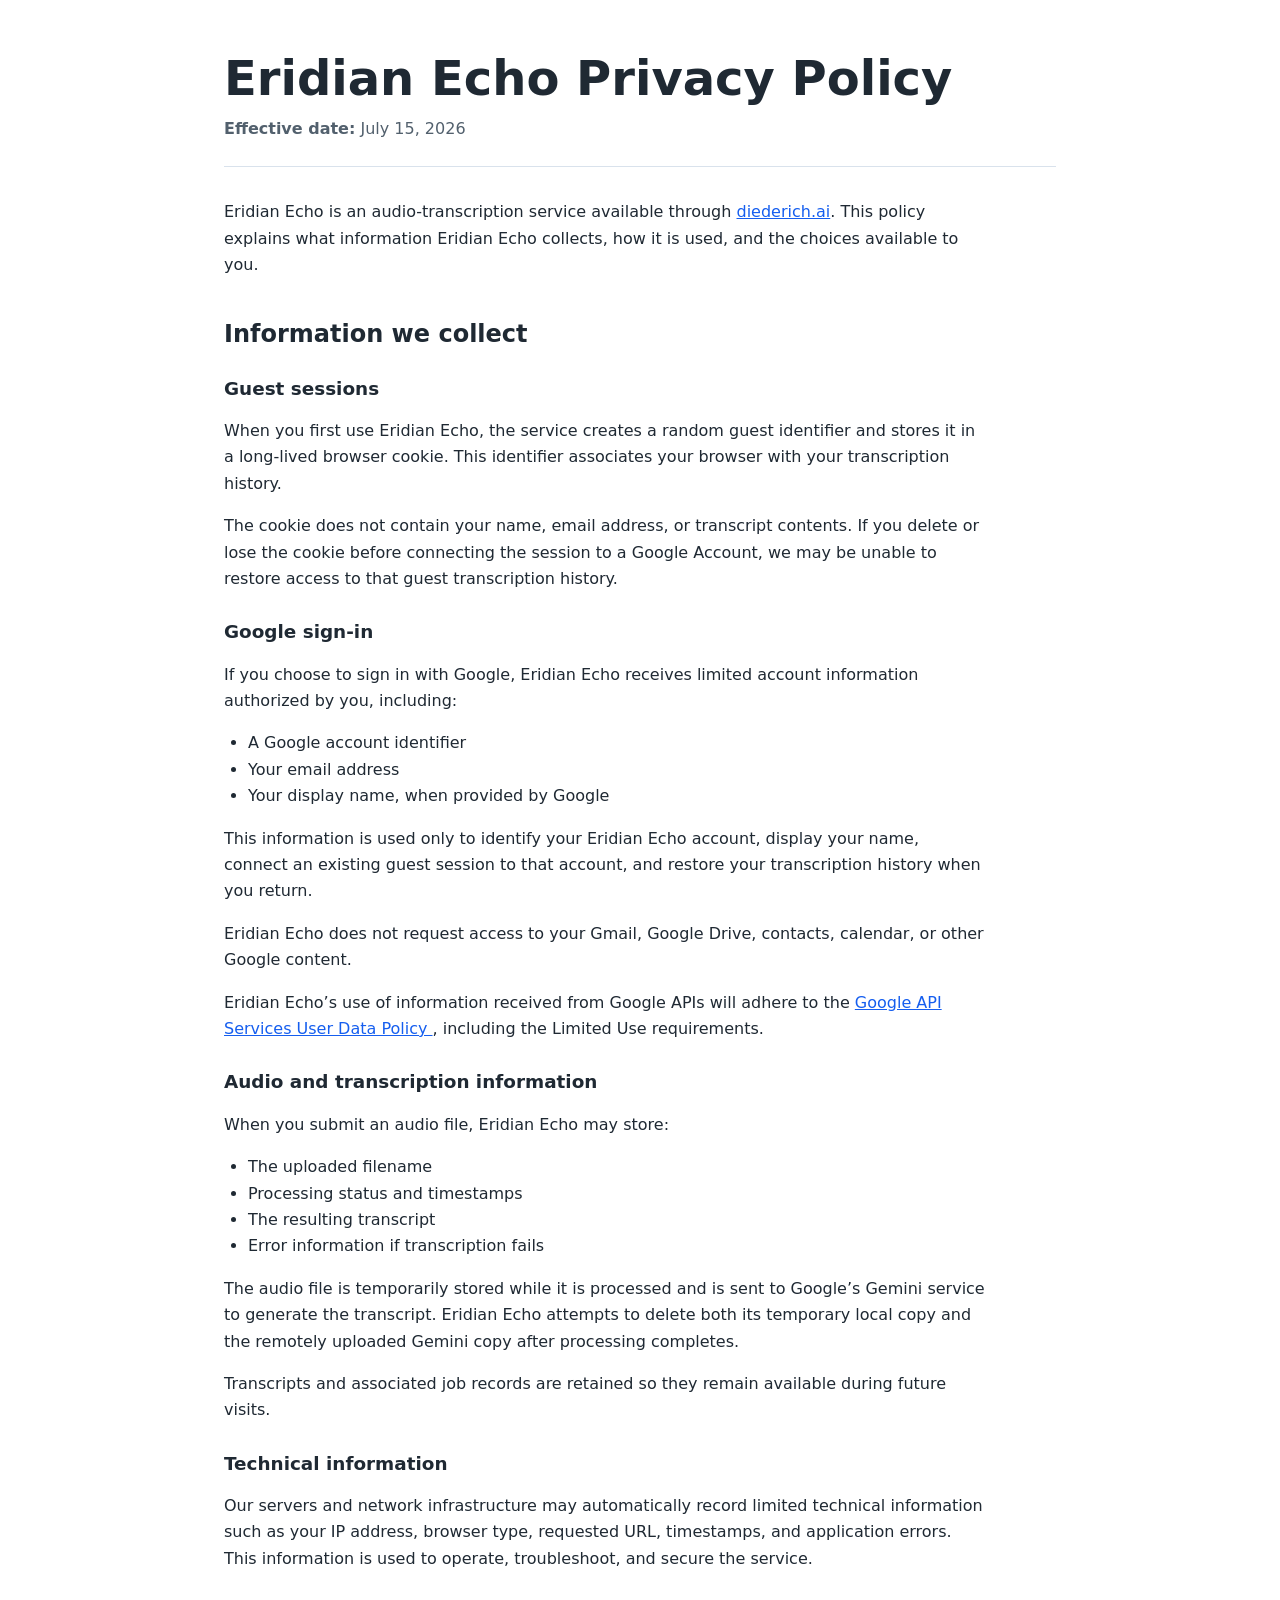
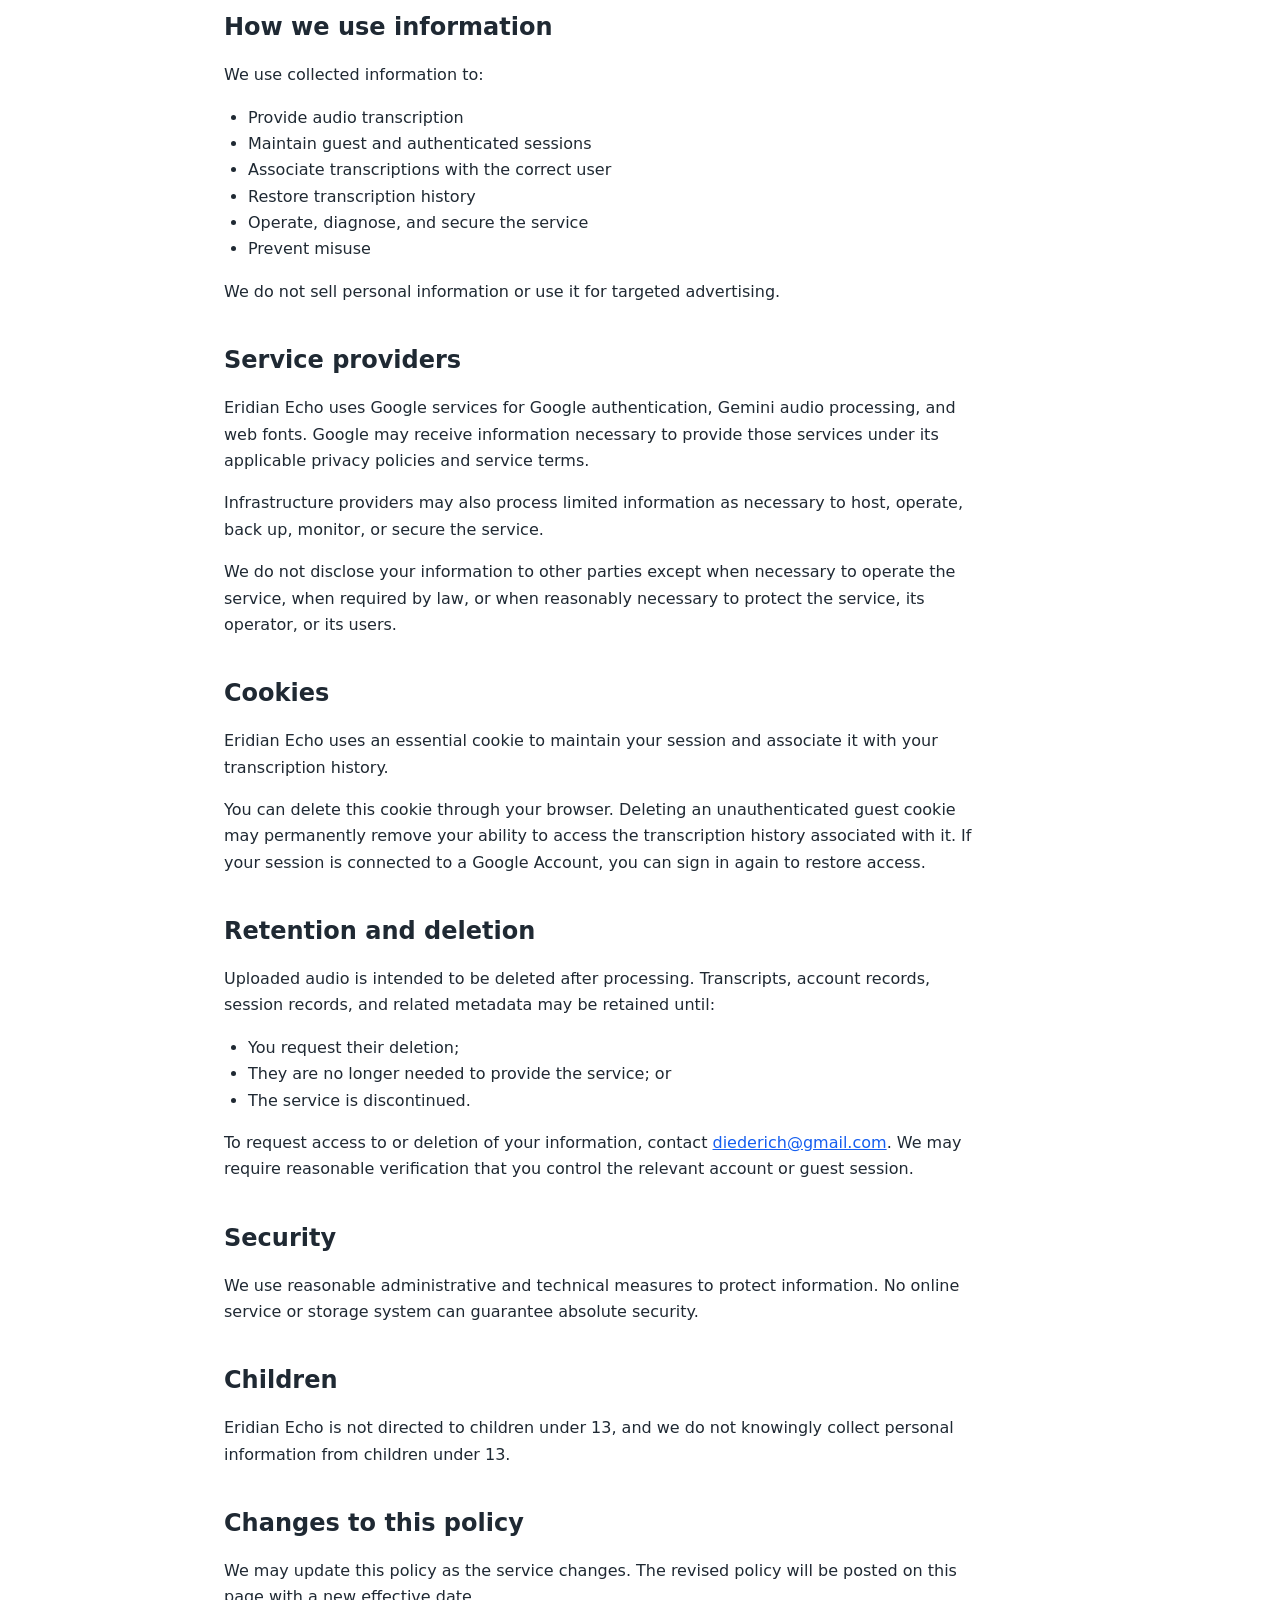
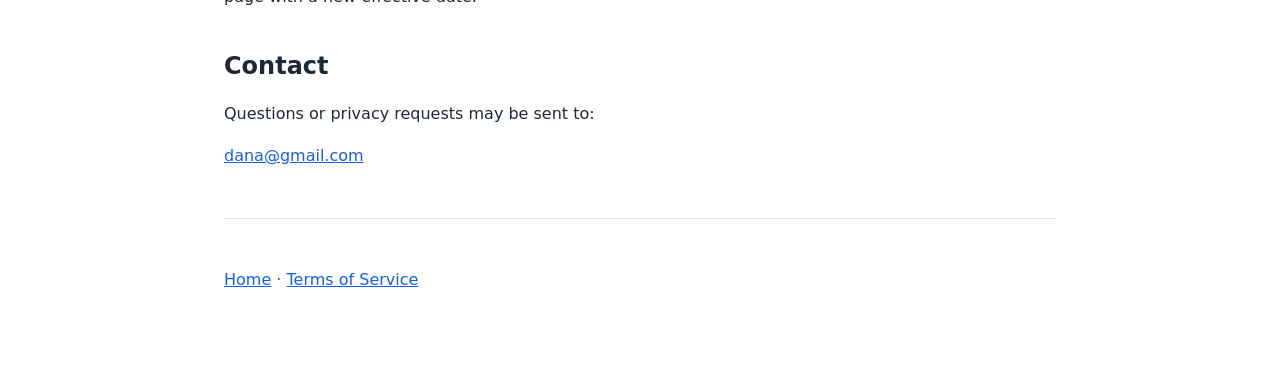
<file: src/ainulindale_api/apps/main_site/static/privacy.html>
<!doctype html>
<html lang="en">
<head>
  <meta charset="utf-8">
  <meta name="viewport" content="width=device-width, initial-scale=1">
  <meta name="description" content="Privacy Policy for the Eridian Echo audio-transcription service.">
  <title>Eridian Echo Privacy Policy</title>

  <style>
    :root {
      color-scheme: light dark;
      --background: #ffffff;
      --foreground: #1f2933;
      --muted: #52606d;
      --accent: #155eef;
      --border: #d9e2ec;
      --panel: #f5f7fa;
    }

    @media (prefers-color-scheme: dark) {
      :root {
        --background: #111827;
        --foreground: #f3f4f6;
        --muted: #cbd5e1;
        --accent: #8ab4ff;
        --border: #374151;
        --panel: #1f2937;
      }
    }

    * {
      box-sizing: border-box;
    }

    html {
      font-family:
        system-ui,
        -apple-system,
        BlinkMacSystemFont,
        "Segoe UI",
        sans-serif;
      line-height: 1.65;
      background: var(--background);
      color: var(--foreground);
    }

    body {
      margin: 0;
    }

    main {
      width: min(100% - 2rem, 52rem);
      margin: 0 auto;
      padding: 3rem 0 5rem;
    }

    header {
      padding-bottom: 1.5rem;
      margin-bottom: 2rem;
      border-bottom: 1px solid var(--border);
    }

    h1,
    h2,
    h3 {
      line-height: 1.25;
    }

    h1 {
      margin: 0 0 0.5rem;
      font-size: clamp(2rem, 5vw, 3rem);
    }

    h2 {
      margin-top: 2.5rem;
      font-size: 1.5rem;
    }

    h3 {
      margin-top: 1.75rem;
      font-size: 1.15rem;
    }

    p,
    li {
      max-width: 75ch;
    }

    ul {
      padding-left: 1.5rem;
    }

    a {
      color: var(--accent);
    }

    .effective-date {
      margin: 0;
      color: var(--muted);
    }

    .notice {
      padding: 1rem 1.25rem;
      margin: 1.5rem 0;
      background: var(--panel);
      border: 1px solid var(--border);
      border-radius: 0.5rem;
    }

    address {
      font-style: normal;
    }

    footer {
      padding-top: 2rem;
      margin-top: 3rem;
      color: var(--muted);
      border-top: 1px solid var(--border);
    }
  </style>
</head>

<body>
  <main>
    <header>
      <h1>Eridian Echo Privacy Policy</h1>
      <p class="effective-date">
        <strong>Effective date:</strong>
        <time datetime="2026-07-15">July 15, 2026</time>
      </p>
    </header>

    <p>
      Eridian Echo is an audio-transcription service available through
      <a href="https://diederich.ai/">diederich.ai</a>. This policy explains
      what information Eridian Echo collects, how it is used, and the choices
      available to you.
    </p>

    <h2>Information we collect</h2>

    <h3>Guest sessions</h3>

    <p>
      When you first use Eridian Echo, the service creates a random guest
      identifier and stores it in a long-lived browser cookie. This identifier
      associates your browser with your transcription history.
    </p>

    <p>
      The cookie does not contain your name, email address, or transcript
      contents. If you delete or lose the cookie before connecting the session
      to a Google Account, we may be unable to restore access to that guest
      transcription history.
    </p>

    <h3>Google sign-in</h3>

    <p>
      If you choose to sign in with Google, Eridian Echo receives limited
      account information authorized by you, including:
    </p>

    <ul>
      <li>A Google account identifier</li>
      <li>Your email address</li>
      <li>Your display name, when provided by Google</li>
    </ul>

    <p>
      This information is used only to identify your Eridian Echo account,
      display your name, connect an existing guest session to that account,
      and restore your transcription history when you return.
    </p>

    <p>
      Eridian Echo does not request access to your Gmail, Google Drive,
      contacts, calendar, or other Google content.
    </p>

    <p>
      Eridian Echo’s use of information received from Google APIs will adhere
      to the
      <a href="https://developers.google.com/terms/api-services-user-data-policy">
        Google API Services User Data Policy
      </a>,
      including the Limited Use requirements.
    </p>

    <h3>Audio and transcription information</h3>

    <p>When you submit an audio file, Eridian Echo may store:</p>

    <ul>
      <li>The uploaded filename</li>
      <li>Processing status and timestamps</li>
      <li>The resulting transcript</li>
      <li>Error information if transcription fails</li>
    </ul>

    <p>
      The audio file is temporarily stored while it is processed and is sent
      to Google’s Gemini service to generate the transcript. Eridian Echo
      attempts to delete both its temporary local copy and the remotely
      uploaded Gemini copy after processing completes.
    </p>

    <p>
      Transcripts and associated job records are retained so they remain
      available during future visits.
    </p>

    <h3>Technical information</h3>

    <p>
      Our servers and network infrastructure may automatically record limited
      technical information such as your IP address, browser type, requested
      URL, timestamps, and application errors. This information is used to
      operate, troubleshoot, and secure the service.
    </p>

    <h2>How we use information</h2>

    <p>We use collected information to:</p>

    <ul>
      <li>Provide audio transcription</li>
      <li>Maintain guest and authenticated sessions</li>
      <li>Associate transcriptions with the correct user</li>
      <li>Restore transcription history</li>
      <li>Operate, diagnose, and secure the service</li>
      <li>Prevent misuse</li>
    </ul>

    <p>
      We do not sell personal information or use it for targeted advertising.
    </p>

    <h2>Service providers</h2>

    <p>
      Eridian Echo uses Google services for Google authentication, Gemini
      audio processing, and web fonts. Google may receive information necessary
      to provide those services under its applicable privacy policies and
      service terms.
    </p>

    <p>
      Infrastructure providers may also process limited information as
      necessary to host, operate, back up, monitor, or secure the service.
    </p>

    <p>
      We do not disclose your information to other parties except when
      necessary to operate the service, when required by law, or when
      reasonably necessary to protect the service, its operator, or its users.
    </p>

    <h2>Cookies</h2>

    <p>
      Eridian Echo uses an essential cookie to maintain your session and
      associate it with your transcription history.
    </p>

    <p>
      You can delete this cookie through your browser. Deleting an
      unauthenticated guest cookie may permanently remove your ability to
      access the transcription history associated with it. If your session is
      connected to a Google Account, you can sign in again to restore access.
    </p>

    <h2>Retention and deletion</h2>

    <p>
      Uploaded audio is intended to be deleted after processing. Transcripts,
      account records, session records, and related metadata may be retained
      until:
    </p>

    <ul>
      <li>You request their deletion;</li>
      <li>They are no longer needed to provide the service; or</li>
      <li>The service is discontinued.</li>
    </ul>

    <p>
      To request access to or deletion of your information, contact
      <a href="mailto:diederich@gmail.com">diederich@gmail.com</a>.
      We may require reasonable verification that you control the relevant
      account or guest session.
    </p>

    <h2>Security</h2>

    <p>
      We use reasonable administrative and technical measures to protect
      information. No online service or storage system can guarantee absolute
      security.
    </p>

    <h2>Children</h2>

    <p>
      Eridian Echo is not directed to children under 13, and we do not
      knowingly collect personal information from children under 13.
    </p>

    <h2>Changes to this policy</h2>

    <p>
      We may update this policy as the service changes. The revised policy
      will be posted on this page with a new effective date.
    </p>

    <h2>Contact</h2>

    <p>Questions or privacy requests may be sent to:</p>

    <address>
      <a href="mailto:dana@gmail.com">dana@gmail.com</a>
    </address>

    <footer>
      <p>
        <a href="https://diederich.ai/">Home</a>
        ·
        <a href="https://diederich.ai/terms.html">Terms of Service</a>
      </p>
    </footer>
  </main>
</body>
</html>
</file>
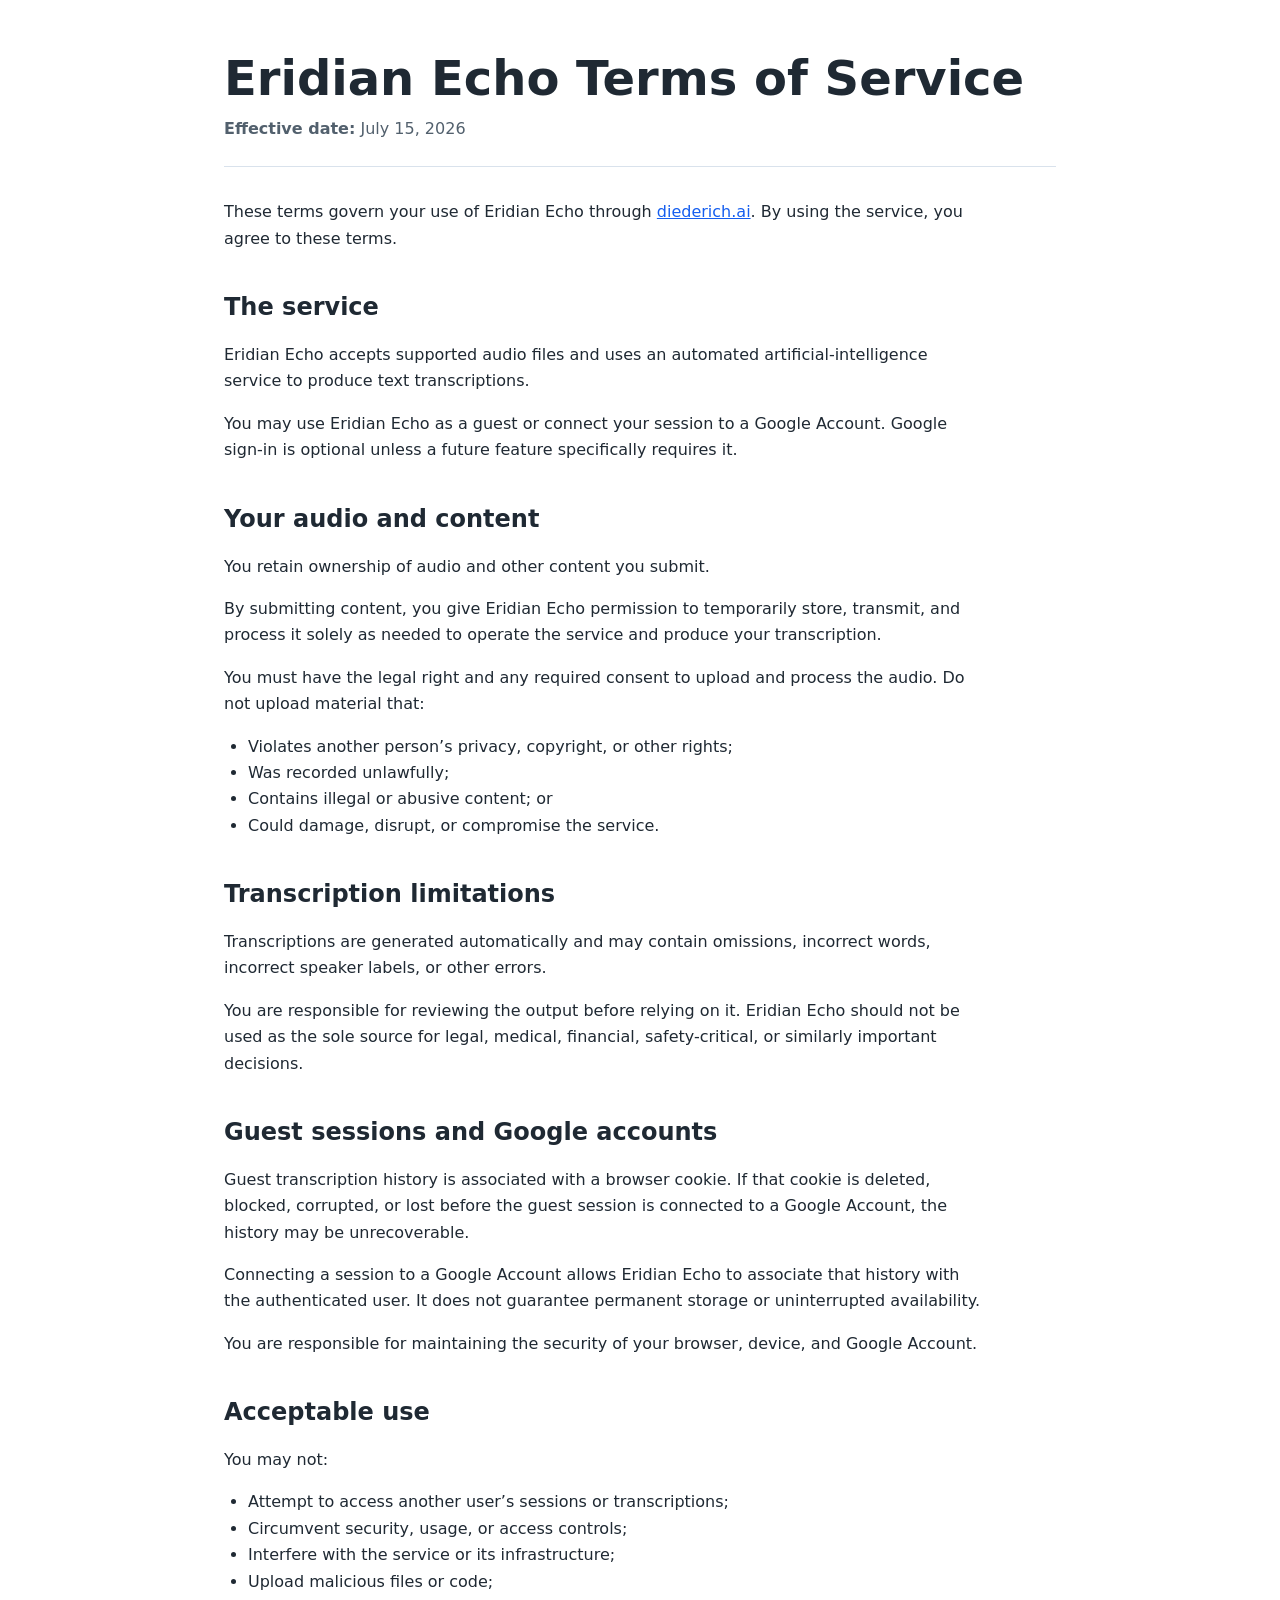
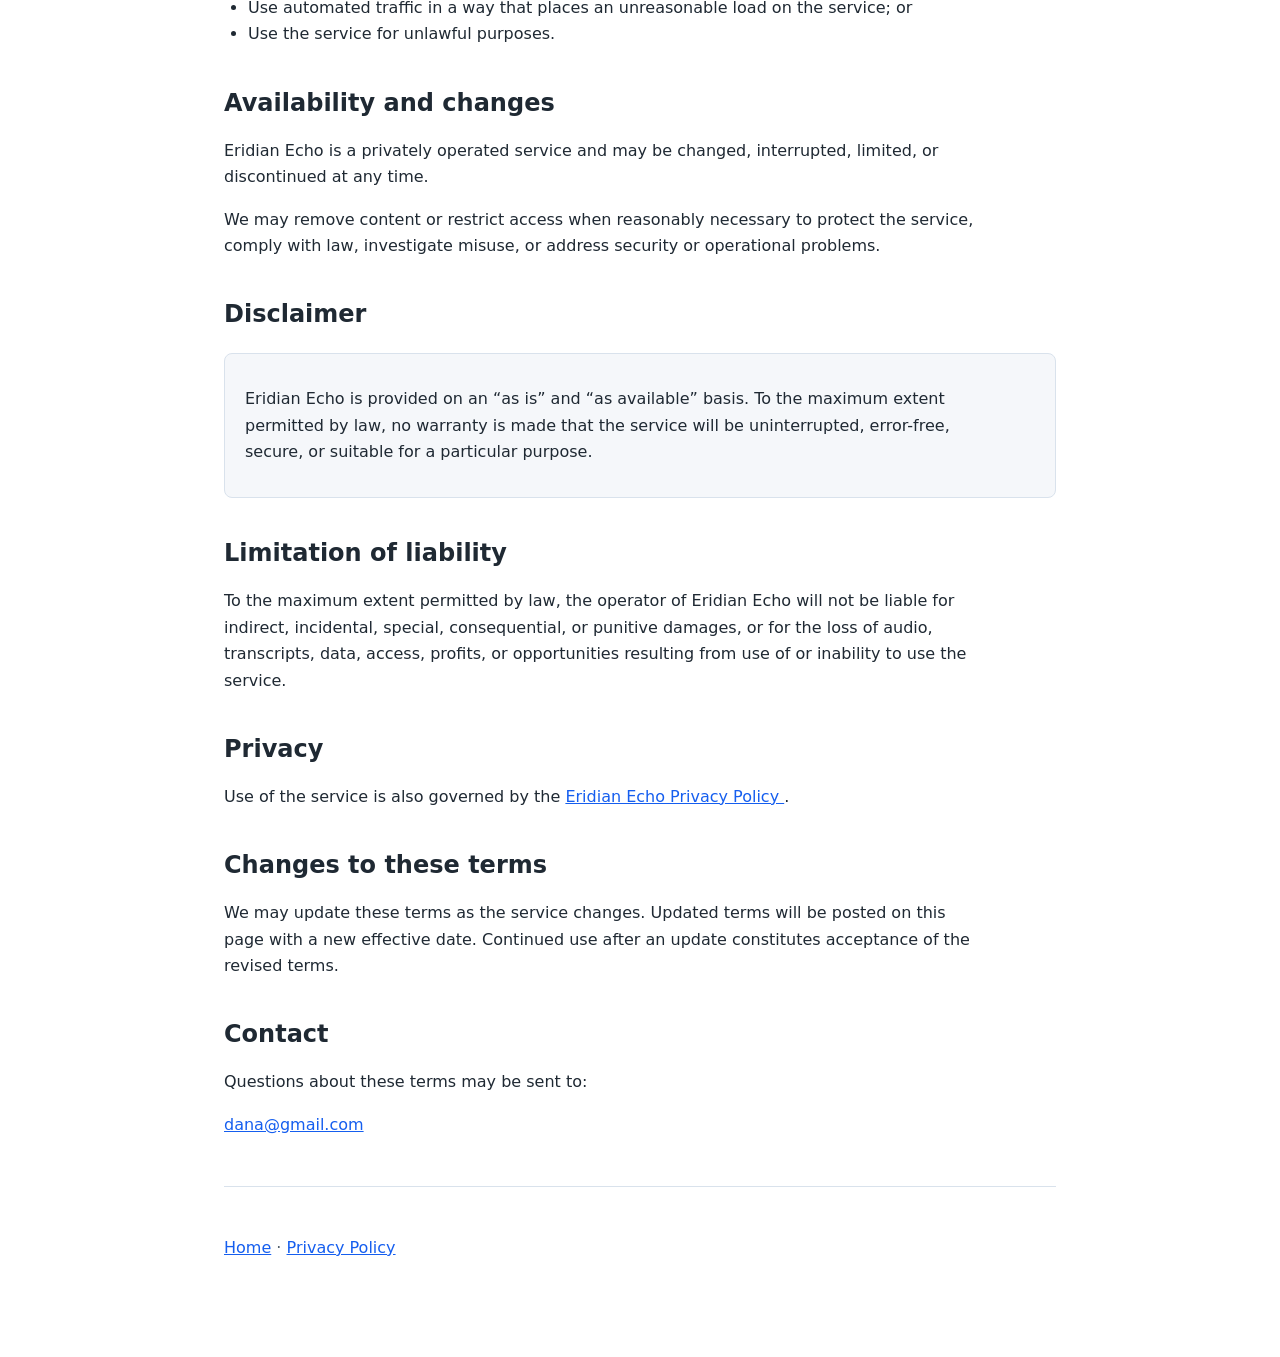
<file: src/ainulindale_api/apps/main_site/static/terms.html>
<!doctype html>
<html lang="en">
<head>
  <meta charset="utf-8">
  <meta name="viewport" content="width=device-width, initial-scale=1">
  <meta name="description" content="Terms of Service for the Eridian Echo audio-transcription service.">
  <title>Eridian Echo Terms of Service</title>

  <style>
    :root {
      color-scheme: light dark;
      --background: #ffffff;
      --foreground: #1f2933;
      --muted: #52606d;
      --accent: #155eef;
      --border: #d9e2ec;
      --panel: #f5f7fa;
    }

    @media (prefers-color-scheme: dark) {
      :root {
        --background: #111827;
        --foreground: #f3f4f6;
        --muted: #cbd5e1;
        --accent: #8ab4ff;
        --border: #374151;
        --panel: #1f2937;
      }
    }

    * {
      box-sizing: border-box;
    }

    html {
      font-family:
        system-ui,
        -apple-system,
        BlinkMacSystemFont,
        "Segoe UI",
        sans-serif;
      line-height: 1.65;
      background: var(--background);
      color: var(--foreground);
    }

    body {
      margin: 0;
    }

    main {
      width: min(100% - 2rem, 52rem);
      margin: 0 auto;
      padding: 3rem 0 5rem;
    }

    header {
      padding-bottom: 1.5rem;
      margin-bottom: 2rem;
      border-bottom: 1px solid var(--border);
    }

    h1,
    h2 {
      line-height: 1.25;
    }

    h1 {
      margin: 0 0 0.5rem;
      font-size: clamp(2rem, 5vw, 3rem);
    }

    h2 {
      margin-top: 2.5rem;
      font-size: 1.5rem;
    }

    p,
    li {
      max-width: 75ch;
    }

    ul {
      padding-left: 1.5rem;
    }

    a {
      color: var(--accent);
    }

    .effective-date {
      margin: 0;
      color: var(--muted);
    }

    .notice {
      padding: 1rem 1.25rem;
      margin: 1.5rem 0;
      background: var(--panel);
      border: 1px solid var(--border);
      border-radius: 0.5rem;
    }

    address {
      font-style: normal;
    }

    footer {
      padding-top: 2rem;
      margin-top: 3rem;
      color: var(--muted);
      border-top: 1px solid var(--border);
    }
  </style>
</head>

<body>
  <main>
    <header>
      <h1>Eridian Echo Terms of Service</h1>
      <p class="effective-date">
        <strong>Effective date:</strong>
        <time datetime="2026-07-15">July 15, 2026</time>
      </p>
    </header>

    <p>
      These terms govern your use of Eridian Echo through
      <a href="https://diederich.ai/">diederich.ai</a>. By using the service,
      you agree to these terms.
    </p>

    <h2>The service</h2>

    <p>
      Eridian Echo accepts supported audio files and uses an automated
      artificial-intelligence service to produce text transcriptions.
    </p>

    <p>
      You may use Eridian Echo as a guest or connect your session to a Google
      Account. Google sign-in is optional unless a future feature specifically
      requires it.
    </p>

    <h2>Your audio and content</h2>

    <p>
      You retain ownership of audio and other content you submit.
    </p>

    <p>
      By submitting content, you give Eridian Echo permission to temporarily
      store, transmit, and process it solely as needed to operate the service
      and produce your transcription.
    </p>

    <p>
      You must have the legal right and any required consent to upload and
      process the audio. Do not upload material that:
    </p>

    <ul>
      <li>
        Violates another person’s privacy, copyright, or other rights;
      </li>
      <li>Was recorded unlawfully;</li>
      <li>Contains illegal or abusive content; or</li>
      <li>Could damage, disrupt, or compromise the service.</li>
    </ul>

    <h2>Transcription limitations</h2>

    <p>
      Transcriptions are generated automatically and may contain omissions,
      incorrect words, incorrect speaker labels, or other errors.
    </p>

    <p>
      You are responsible for reviewing the output before relying on it.
      Eridian Echo should not be used as the sole source for legal, medical,
      financial, safety-critical, or similarly important decisions.
    </p>

    <h2>Guest sessions and Google accounts</h2>

    <p>
      Guest transcription history is associated with a browser cookie. If that
      cookie is deleted, blocked, corrupted, or lost before the guest session
      is connected to a Google Account, the history may be unrecoverable.
    </p>

    <p>
      Connecting a session to a Google Account allows Eridian Echo to associate
      that history with the authenticated user. It does not guarantee permanent
      storage or uninterrupted availability.
    </p>

    <p>
      You are responsible for maintaining the security of your browser, device,
      and Google Account.
    </p>

    <h2>Acceptable use</h2>

    <p>You may not:</p>

    <ul>
      <li>Attempt to access another user’s sessions or transcriptions;</li>
      <li>Circumvent security, usage, or access controls;</li>
      <li>Interfere with the service or its infrastructure;</li>
      <li>Upload malicious files or code;</li>
      <li>
        Use automated traffic in a way that places an unreasonable load on
        the service; or
      </li>
      <li>Use the service for unlawful purposes.</li>
    </ul>

    <h2>Availability and changes</h2>

    <p>
      Eridian Echo is a privately operated service and may be changed,
      interrupted, limited, or discontinued at any time.
    </p>

    <p>
      We may remove content or restrict access when reasonably necessary to
      protect the service, comply with law, investigate misuse, or address
      security or operational problems.
    </p>

    <h2>Disclaimer</h2>

    <div class="notice">
      <p>
        Eridian Echo is provided on an “as is” and “as available” basis. To
        the maximum extent permitted by law, no warranty is made that the
        service will be uninterrupted, error-free, secure, or suitable for a
        particular purpose.
      </p>
    </div>

    <h2>Limitation of liability</h2>

    <p>
      To the maximum extent permitted by law, the operator of Eridian Echo
      will not be liable for indirect, incidental, special, consequential, or
      punitive damages, or for the loss of audio, transcripts, data, access,
      profits, or opportunities resulting from use of or inability to use the
      service.
    </p>

    <h2>Privacy</h2>

    <p>
      Use of the service is also governed by the
      <a href="https://diederich.ai/privacy.html">
        Eridian Echo Privacy Policy
      </a>.
    </p>

    <h2>Changes to these terms</h2>

    <p>
      We may update these terms as the service changes. Updated terms will be
      posted on this page with a new effective date. Continued use after an
      update constitutes acceptance of the revised terms.
    </p>

    <h2>Contact</h2>

    <p>Questions about these terms may be sent to:</p>

    <address>
      <a href="mailto:dana@gmail.com">dana@gmail.com</a>
    </address>

    <footer>
      <p>
        <a href="https://diederich.ai/">Home</a>
        ·
        <a href="https://diederich.ai/privacy.html">Privacy Policy</a>
      </p>
    </footer>
  </main>
</body>
</html>
</file>
